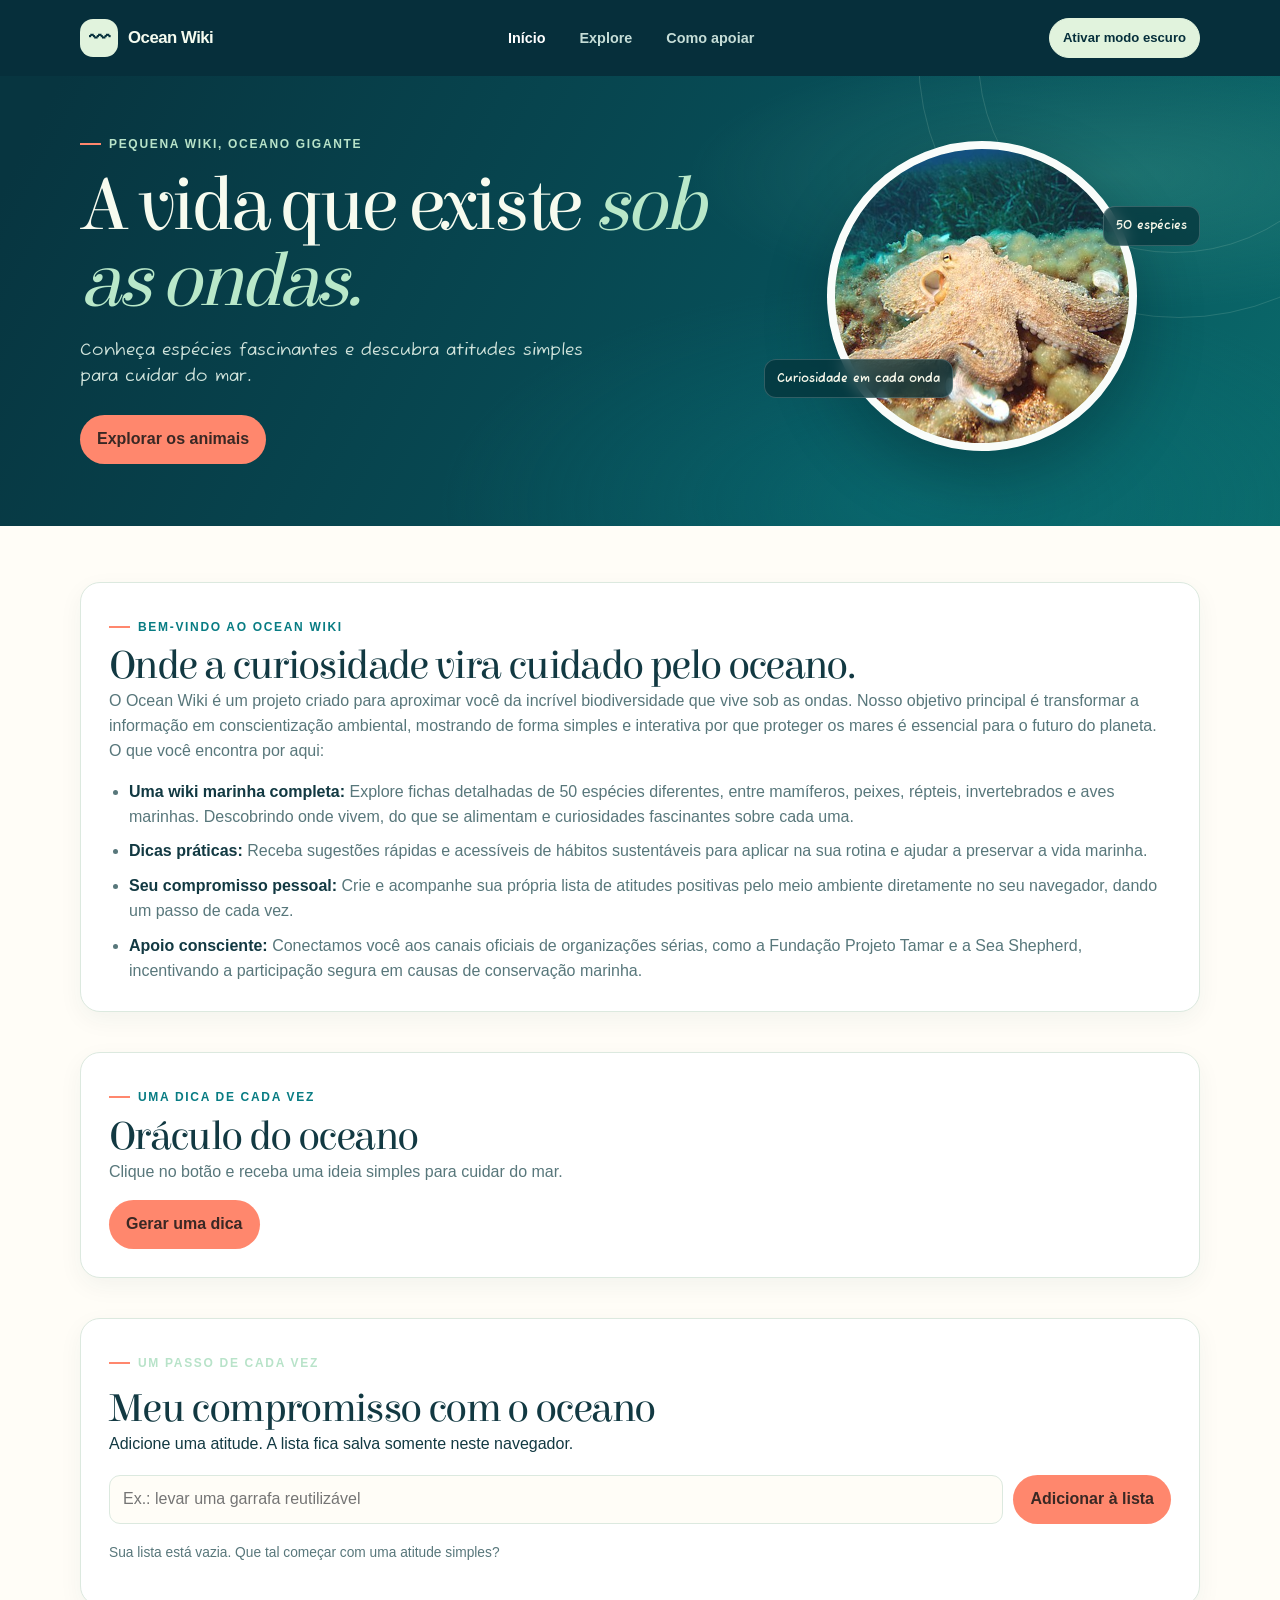
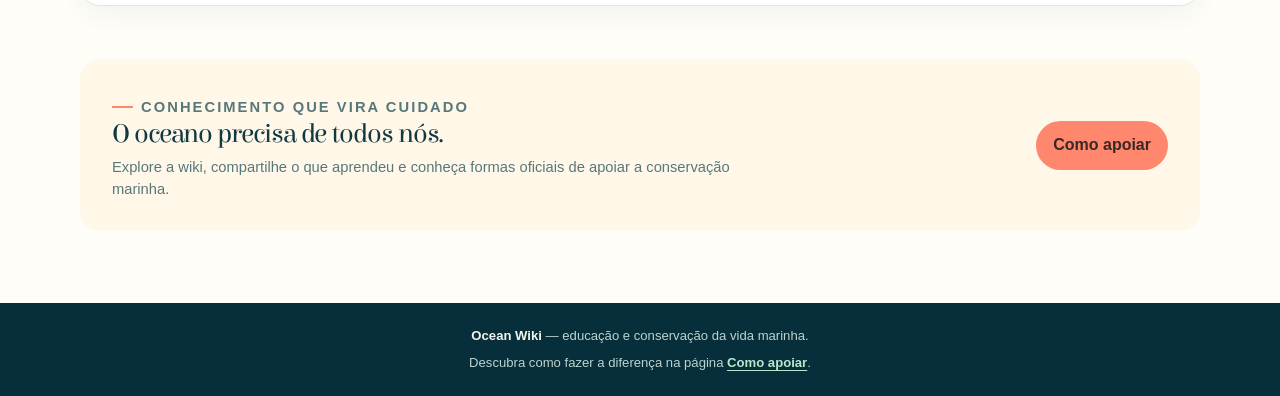
<file: index.html>
<!DOCTYPE html>
<html lang="pt-BR">

<head>
  <meta charset="UTF-8">
  <meta name="viewport" content="width=device-width, initial-scale=1">
  <link rel="preconnect" href="https://fonts.googleapis.com">
  <link rel="preconnect" href="https://fonts.gstatic.com" crossorigin>
  <link href="https://fonts.googleapis.com/css2?family=Elsie:wght@400;900&family=Fuzzy+Bubbles:wght@400;700&display=swap"
    rel="stylesheet">
  <title>Ocean Wiki</title>
  <link rel="stylesheet" href="styles.css">
  <script src="js.js" defer></script>
</head>

<body>
  <!--________________________________________________________________________________________________________________________________________________________________-->
  <!--CABEÇALHO DO SITE-->
  <!--________________________________________________________________________________________________________________________________________________________________-->
  <header class="site-header">
    <nav class="nav-wrap" aria-label="Navegação principal">
      <a class="brand" href="index.html" aria-label="Ocean Wiki, início">
        <span class="brand-mark" aria-hidden="true">〰</span>
        <span>Ocean Wiki</span>
      </a>
      <div class="nav-links">
        <a href="index.html" aria-current="page">Início</a>
        <a href="Descubra.html">Explore</a>
        <a href="Apoia-se.html">Como apoiar</a>
      </div>
      <button class="theme-toggle" id="theme-toggle" type="button" aria-pressed="false">Ativar modo escuro</button>
    </nav>
  </header>

  <!--________________________________________________________________________________________________________________________________________________________________-->
  <!--"CORPO" DO SITE-->
  <!--________________________________________________________________________________________________________________________________________________________________-->
  <main>

  <!--________________________________________________________________________________________________________________________________________________________________-->
  <!--"BANNER-->
    <section class="hero" aria-labelledby="hero-title">
      <div class="hero-inner">
        <div>
          <p class="eyebrow">Pequena wiki, oceano gigante</p>
          <h1 id="hero-title">A vida que existe <em>sob as ondas.</em></h1>
          <p class="hero-copy">Conheça espécies fascinantes e descubra atitudes simples para cuidar do mar.</p>
          <div class="hero-actions">
            <a class="surprise-button hero-link" href="Descubra.html">Explorar os animais</a>
          </div>
        </div>
        <div class="hero-visual">
          <div class="orbit" aria-hidden="true"></div>
          <div class="hero-photo-frame">
            <img class="hero-photo" src="imagens/common-octopus.jpg" alt="Polvo-comum fotografado no fundo do mar">
          </div>
          <span class="floating-note note-one">50 espécies</span>
          <span class="floating-note note-two">Curiosidade em cada onda</span>
        </div>
      </div>
    </section>

    <section class="content" aria-label="Ferramentas para cuidar do oceano">
        <!--________________________________________________________________________________________________________________________________________________________________-->
        <!--SOBRE O SITE-->
      <section class="assistant-panel oracle-panel" id="boas-vindas" aria-labelledby="welcome-title">
        <p class="eyebrow">Bem-vindo ao Ocean Wiki</p>
        <h2 id="welcome-title">Onde a curiosidade vira cuidado pelo oceano.</h2>
        <p>O Ocean Wiki é um projeto criado para aproximar você da incrível biodiversidade que vive
          sob as ondas. Nosso objetivo principal é transformar a informação em conscientização ambiental, mostrando de
          forma simples e interativa por que proteger os mares é essencial para o futuro do planeta. O que você encontra
          por aqui:</p>
        <ul>
          <li><strong>Uma wiki marinha completa:</strong> Explore fichas detalhadas de 50 espécies diferentes, entre
            mamíferos, peixes, répteis, invertebrados e aves marinhas. Descobrindo onde vivem, do que se alimentam e
            curiosidades fascinantes sobre cada uma.</li>
          <li><strong>Dicas práticas:</strong> Receba sugestões rápidas e acessíveis de hábitos
            sustentáveis para aplicar na sua rotina e ajudar a preservar a vida marinha.</li>
          <li><strong>Seu compromisso pessoal:</strong> Crie e acompanhe sua própria lista de atitudes positivas pelo
            meio ambiente diretamente no seu navegador, dando um passo de cada vez.</li>
          <li><strong>Apoio consciente:</strong> Conectamos você aos canais oficiais de organizações sérias, como a
            Fundação Projeto Tamar e a Sea Shepherd, incentivando a participação segura em causas de conservação
            marinha.</li>
        </ul>
      </section>

      <!--________________________________________________________________________________________________________________________________________________________________-->
      <!--ORACULO-->
      <section class="assistant-panel oracle-panel" id="oraculo" aria-labelledby="oracle-title">
        <p class="eyebrow">Uma dica de cada vez</p>
        <h2 id="oracle-title">Oráculo do oceano</h2>
        <p>Clique no botão e receba uma ideia simples para cuidar do mar.</p>
        <button class="surprise-button" id="btn-gerar-ia" type="button">Gerar uma dica</button>
        <div class="assistant-answer" id="resultado-ia-box" role="status" aria-live="polite" hidden>
          <strong>O oráculo sugere</strong>
          <p id="texto-saida-ia"></p>
        </div>
      </section>

      <!--________________________________________________________________________________________________________________________________________________________________-->
      <!--LISTA-->
      <section class="action-panel" id="meu-compromisso" aria-labelledby="action-title">
        <p class="eyebrow">Um passo de cada vez</p>
        <h2 id="action-title">Meu compromisso com o oceano</h2>
        <p>Adicione uma atitude. A lista fica salva somente neste navegador.</p>
        <form class="inline-form" id="task-form">
          <label class="sr-only" for="task-input">Nova atitude de cuidado</label>
          <input id="task-input" name="tarefa" type="text" maxlength="120" required
            placeholder="Ex.: levar uma garrafa reutilizável">
          <button class="surprise-button" type="submit">Adicionar à lista</button>
        </form>
        <p class="form-status" id="task-status" role="status" aria-live="polite"></p>
        <ul class="action-list" id="action-list" aria-label="Meus compromissos com o oceano"></ul>
      </section>

      <!--________________________________________________________________________________________________________________________________________________________________-->
      <!--CHAMAR PARA AGIR-->
      <section class="about" id="sobre" aria-labelledby="about-title">
        <div>
          <p class="eyebrow">Conhecimento que vira cuidado</p>
          <h2 id="about-title">O oceano precisa de todos nós.</h2>
          <p>Explore a wiki, compartilhe o que aprendeu e conheça formas oficiais de apoiar a conservação marinha.</p>
        </div>
        <a class="surprise-button" href="Apoia-se.html">Como apoiar</a>
      </section>
    </section>
  </main>


  <!--________________________________________________________________________________________________________________________________________________________________-->
  <!--RODAPÉ-->
  <!--________________________________________________________________________________________________________________________________________________________________-->
  <footer class="site-footer">
    <p><strong>Ocean Wiki</strong> — educação e conservação da vida marinha.</p>
    <p>Descubra como fazer a diferença na página <a href="Apoia-se.html">Como apoiar</a>.</p>
  </footer>

</body>

</html>
</file>
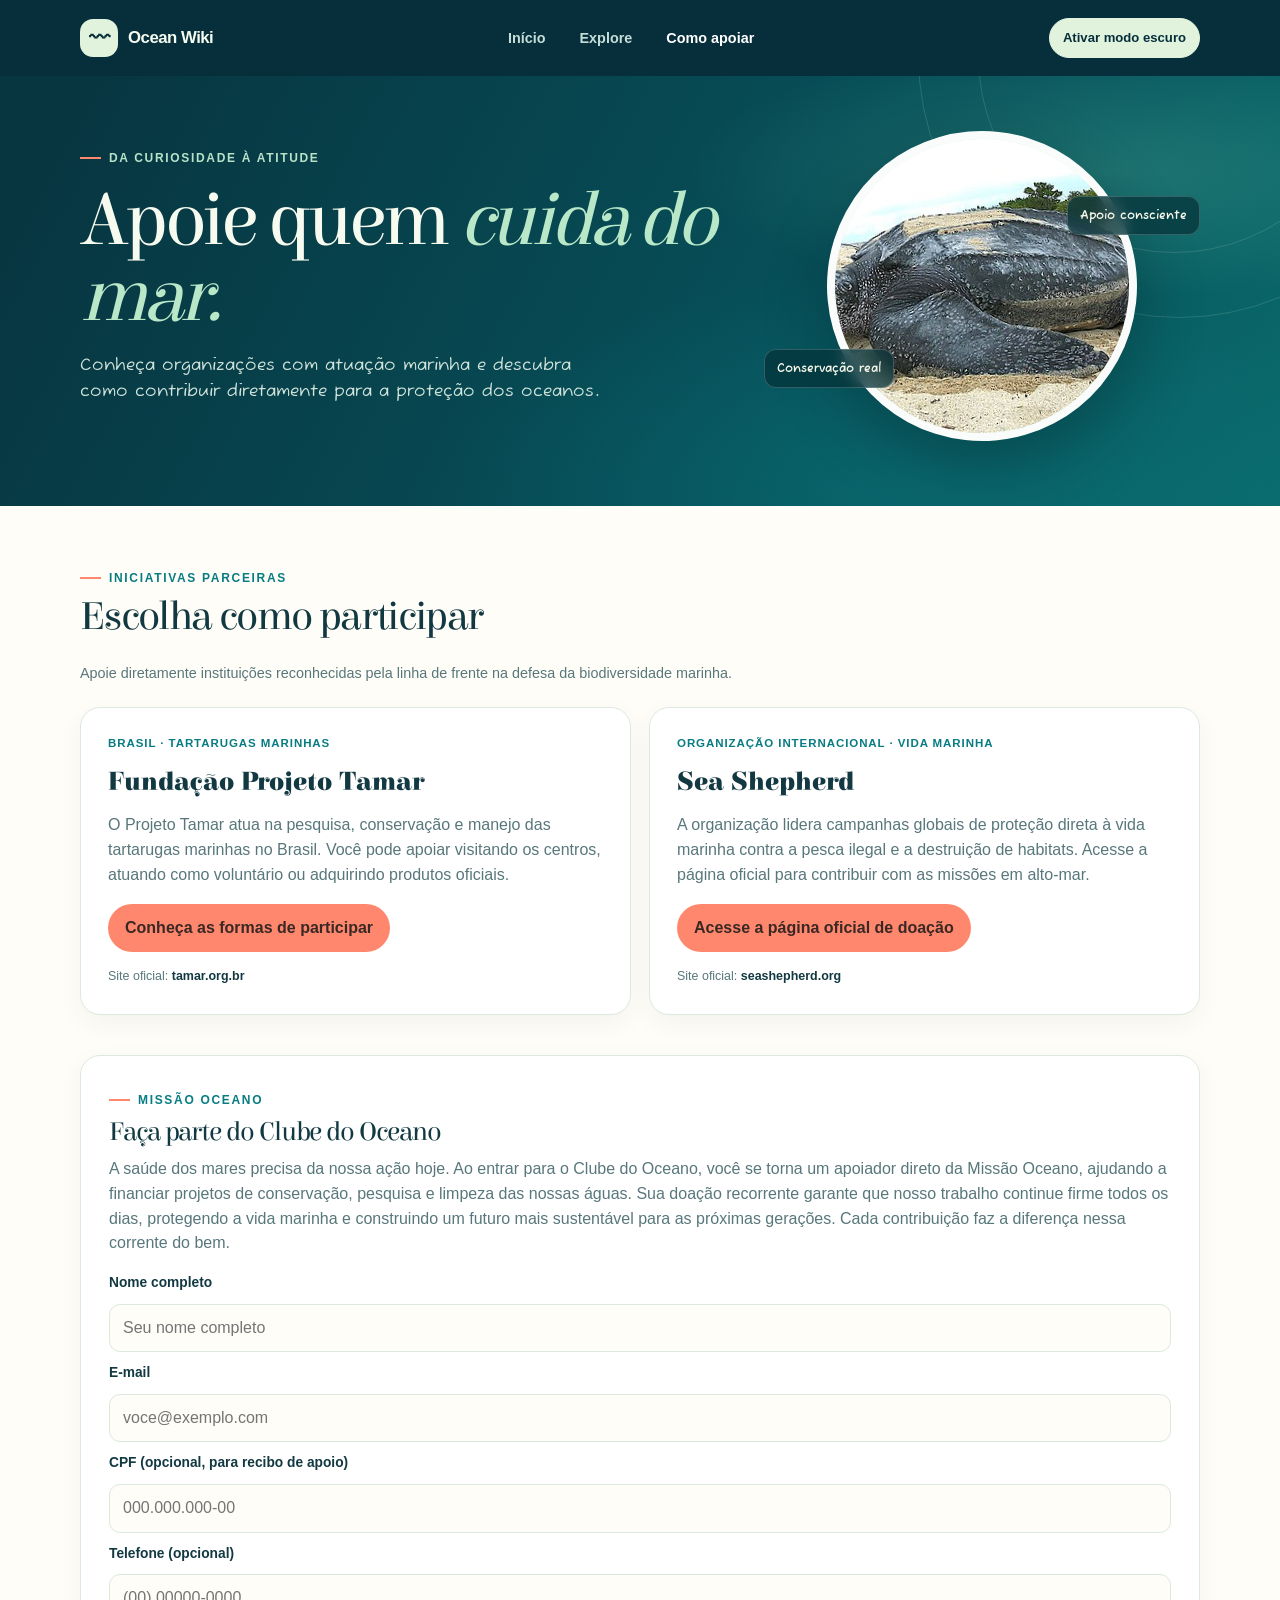
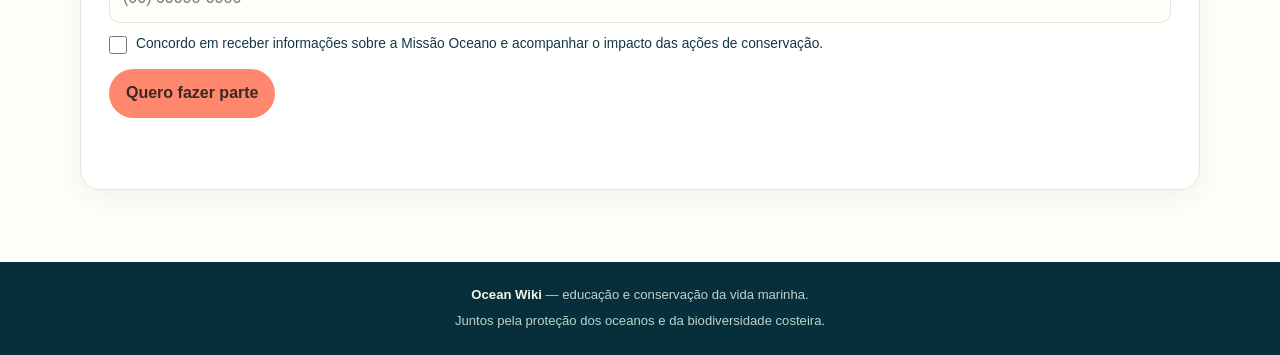
<file: Apoia-se.html>
<!DOCTYPE html>
<html lang="pt-BR">

<head>
  <meta charset="UTF-8">
  <meta name="viewport" content="width=device-width, initial-scale=1">
  <link rel="preconnect" href="https://fonts.googleapis.com">
  <link rel="preconnect" href="https://fonts.gstatic.com" crossorigin>
  <link href="https://fonts.googleapis.com/css2?family=Elsie:wght@400;900&family=Fuzzy+Bubbles:wght@400;700&display=swap"
    rel="stylesheet">
  <title>Como apoiar | Ocean Wiki</title>
  <link rel="stylesheet" href="styles.css">
  <script src="js.js" defer></script>
</head>

<body>
  <!--________________________________________________________________________________________________________________________________________________________________-->
  <!--CABEÇALHO DO SITE-->
  <!--________________________________________________________________________________________________________________________________________________________________-->
  <header class="site-header">
    <nav class="nav-wrap" aria-label="Navegação principal">
      <a class="brand" href="index.html" aria-label="Ocean Wiki, início">
        <span class="brand-mark" aria-hidden="true">〰</span>
        <span>Ocean Wiki</span>
      </a>
      <div class="nav-links">
        <a href="index.html">Início</a>
        <a href="Descubra.html">Explore</a>
        <a href="Apoia-se.html" aria-current="page">Como apoiar</a>
      </div>
      <button class="theme-toggle" id="theme-toggle" type="button" aria-pressed="false">Ativar modo escuro</button>
    </nav>
  </header>

  <!--________________________________________________________________________________________________________________________________________________________________-->
  <!--"CORPO" DO SITE-->
  <!--________________________________________________________________________________________________________________________________________________________________-->
  <main>
      <!--________________________________________________________________________________________________________________________________________________________________-->
      <!--"BANNER-->
    <section class="hero" aria-labelledby="hero-title">
      <div class="hero-inner support-hero">
        <div>
          <p class="eyebrow">Da curiosidade à atitude</p>
          <h1 id="hero-title">Apoie quem <em>cuida do mar.</em></h1>
          <p class="hero-copy">Conheça organizações com atuação marinha e descubra como contribuir diretamente para a proteção dos oceanos.</p>
        </div>
        <div class="hero-visual" aria-hidden="true">
          <div class="orbit"></div>
          <div class="hero-photo-frame">
            <img class="hero-photo" src="imagens/leatherback-sea-turtle.jpg" alt="">
          </div>
          <span class="floating-note note-one">Apoio consciente</span>
          <span class="floating-note note-two">Conservação real</span>
        </div>
      </div>
    </section>

    <section class="content" aria-labelledby="support-title">
      <!--________________________________________________________________________________________________________________________________________________________________-->
      <!--CABEÇALHO DA SESSÃO-->
      <div class="section-heading">
        <div>
          <p class="eyebrow">Iniciativas parceiras</p>
          <h2 id="support-title">Escolha como participar</h2>
        </div>
      </div>
      <p class="support-intro">Apoie diretamente instituições reconhecidas pela linha de frente na defesa da biodiversidade marinha.</p>

      <!--________________________________________________________________________________________________________________________________________________________________-->
      <!--LINKS DE DOAÇÃO-->
      <div class="support-grid">
        <article class="support-card">
          <p class="support-tag">Brasil · tartarugas marinhas</p>
          <h3>Fundação Projeto Tamar</h3>
          <p>O Projeto Tamar atua na pesquisa, conservação e manejo das tartarugas marinhas no Brasil. Você pode apoiar visitando os centros, atuando como voluntário ou adquirindo produtos oficiais.</p>
          <a class="surprise-button" href="https://tamar.org.br" target="_blank"
            rel="noopener noreferrer">Conheça as formas de participar</a>
          <p class="support-source">Site oficial: <span>tamar.org.br</span></p>
        </article>

        <article class="support-card">
          <p class="support-tag">Organização internacional · vida marinha</p>
          <h3>Sea Shepherd</h3>
          <p>A organização lidera campanhas globais de proteção direta à vida marinha contra a pesca ilegal e a destruição de habitats. Acesse a página oficial para contribuir com as missões em alto-mar.</p>
          <a class="surprise-button" href="https://seashepherd.org" target="_blank"
            rel="noopener noreferrer">Acesse a página oficial de doação</a>
          <p class="support-source">Site oficial: <span>seashepherd.org</span></p>
        </article>
      </div>

      <!--________________________________________________________________________________________________________________________________________________________________-->
      <!--CADASTRO DO CLUBE-->
      <section class="community-card mission-card" id="missao" aria-labelledby="mission-title">
        <p class="eyebrow">Missão oceano</p>
        <h2 id="mission-title">Faça parte do Clube do Oceano</h2>
        <p id="mission-disclaimer">A saúde dos mares precisa da nossa ação hoje. Ao entrar para o Clube do Oceano, você se torna um apoiador direto da Missão Oceano, ajudando a financiar projetos de conservação, pesquisa e limpeza das nossas águas. Sua doação recorrente garante que nosso trabalho continue firme todos os dias, protegendo a vida marinha e construindo um futuro mais sustentável para as próximas gerações. Cada contribuição faz a diferença nessa corrente do bem.</p>
        <form class="stacked-form mission-form" id="mission-form" action="#" autocomplete="on"
          aria-describedby="mission-disclaimer">
          <label for="mission-name">Nome completo</label>
          <input id="mission-name" name="nome" type="text" maxlength="100" required placeholder="Seu nome completo">

          <label for="mission-email">E-mail</label>
          <input id="mission-email" name="email" type="email" maxlength="150" required placeholder="voce@exemplo.com">

          <label for="mission-cpf">CPF <span>(opcional, para recibo de apoio)</span></label>
          <input id="mission-cpf" name="cpf" type="text" inputmode="numeric" maxlength="14"
            placeholder="000.000.000-00">

          <label for="mission-phone">Telefone <span>(opcional)</span></label>
          <input id="mission-phone" name="telefone" type="tel" maxlength="20" placeholder="(00) 00000-0000">

          <label class="mission-consent" for="mission-demo-consent">
            <input id="mission-demo-consent" name="consentimento" type="checkbox" required>
            <span>Concordo em receber informações sobre a Missão Oceano e acompanhar o impacto das ações de conservação.</span>
          </label>

          <button class="surprise-button" type="submit">Quero fazer parte</button>
          <p class="form-status" id="mission-status" role="status" aria-live="polite"></p>
        </form>
      </section>

    </section>
  </main>

  <!--________________________________________________________________________________________________________________________________________________________________-->
  <!--RODAPÉ-->
  <!--________________________________________________________________________________________________________________________________________________________________-->
  <footer class="site-footer">
    <p><strong>Ocean Wiki</strong> — educação e conservação da vida marinha.</p>
    <p>Juntos pela proteção dos oceanos e da biodiversidade costeira.</p>
  </footer>
</body>

</html>
</file>
<file: styles.css>
:root {
  color-scheme: light;
  --ink: #123942;
  --muted: #58777b;
  --deep: #062f3b;
  --sea: #087c83;
  --foam: #e8f4ec;
  --coral: #ff876d;
  --sand: #fff8e9;
  --paper: #fffdf7;
  --line: #dce9df;
  --shadow: 0 18px 48px rgb(11 61 66 / 10%);
  --font-heading: "Elsie", Georgia, "Times New Roman", serif;
  --font-short: "Fuzzy Bubbles", "Trebuchet MS", "Segoe UI", sans-serif;
}

* {
  box-sizing: border-box;
}

html {
  scroll-behavior: smooth;
}

body {
  margin: 0;
  background: var(--paper);
  color: var(--ink);
  font-family: "Trebuchet MS", "Segoe UI", sans-serif;
  line-height: 1.55;
}

button,
input {
  font: inherit;
}

button {
  color: inherit;
}

a {
  color: inherit;
  text-decoration: none;
}

.site-header {
  position: sticky;
  top: 0;
  z-index: 20;
  background: var(--deep);
  color: #f4fbef;
}

.nav-wrap {
  width: min(1120px, calc(100% - 40px));
  min-height: 76px;
  margin: auto;
  display: flex;
  align-items: center;
  justify-content: space-between;
  gap: 24px;
}

/* Logotipo com ícone de onda + texto */
.brand {
  display: inline-flex;
  align-items: center;
  gap: 10px;
  font-size: 1.05rem;
  font-weight: 800;
  letter-spacing: -.03em;
}

.brand-mark {
  display: grid;
  width: 38px;
  height: 38px;
  place-items: center;
  border-radius: 13px;
  background: #e1f3dd;
  color: var(--deep);
  font-size: 1.3rem;
}

/* Links de navegação (Início, Explore, Como apoiar) */
.nav-links {
  display: flex;
  align-items: center;
  gap: clamp(16px, 3vw, 34px);
  color: #c5ddd7;
  font-size: .9rem;
  font-weight: 700;
}

.nav-links a:hover,
.nav-links a:focus-visible {
  color: white;
}

/* Destaca o link da página atual */
.nav-links a[aria-current="page"] {
  color: white;
}

/* Estilo opcional para botão de chamada no menu */
.nav-cta {
  padding: 10px 15px;
  border: 1px solid rgb(255 255 255 / 27%);
  border-radius: 999px;
  color: white !important;
}

.hero {
  position: relative;
  overflow: hidden;
  background:
    radial-gradient(ellipse at 87% 22%, rgb(91 183 158 / 26%), transparent 27%),
    radial-gradient(ellipse at 72% 95%, rgb(11 125 130 / 40%), transparent 37%),
    linear-gradient(118deg, #073540 4%, #07515a 64%, #0a6a6b);
  color: #f7fbef;
}

/* Círculos decorativos translúcidos no canto superior direito do banner */
.hero::before,
.hero::after {
  position: absolute;
  content: "";
  border: 1px solid rgb(226 249 221 / 14%);
  border-radius: 50%;
  pointer-events: none;
}

.hero::before {
  width: 520px;
  height: 520px;
  right: -160px;
  top: -280px;
}

.hero::after {
  width: 390px;
  height: 390px;
  right: -90px;
  top: -215px;
}

/* Grid interno que divide texto à esquerda e imagem à direita */
.hero-inner,
.support-hero {
  position: relative;
  width: min(1120px, calc(100% - 40px));
  min-height: 430px;
  margin: auto;
  display: grid;
  grid-template-columns: minmax(0, 1.2fr) minmax(260px, .8fr);
  align-items: center;
  gap: 30px;
  padding: 52px 0 62px;
}

/* Pequeno rótulo acima dos títulos (ex: "Pequena wiki, oceano gigante") */
.eyebrow {
  display: inline-flex;
  align-items: center;
  gap: 8px;
  margin: 0 0 15px;
  color: #b8e3c9;
  font-size: .75rem;
  font-weight: 800;
  letter-spacing: .14em;
  text-transform: uppercase;
}

.eyebrow::before {
  width: 21px;
  height: 2px;
  background: var(--coral);
  content: "";
}

/* Tipografia dos títulos e parágrafos */
h1,
h2,
h3,
p {
  margin-top: 0;
}

h1 {
  max-width: 650px;
  margin-bottom: 18px;
  font-family: var(--font-heading);
  font-size: clamp(2.7rem, 6vw, 5.1rem);
  font-weight: 500;
  letter-spacing: -.055em;
  line-height: .99;
}

h1 em {
  color: #b9e8c9;
  font-weight: 500;
}

.hero-copy {
  max-width: 530px;
  margin-bottom: 25px;
  color: #d1e4dc;
  font-family: var(--font-short);
  font-size: 1.05rem;
}

.search-box {
  display: flex;
  align-items: center;
  gap: 10px;
  width: min(490px, 100%);
  padding: 7px 8px 7px 16px;
  border: 1px solid rgb(255 255 255 / 20%);
  border-radius: 15px;
  background: #fffdf7;
  box-shadow: 0 14px 30px rgb(0 22 28 / 18%);
}

.search-icon {
  color: var(--sea);
  font-size: 1.15rem;
}

.search-box input {
  width: 100%;
  min-width: 0;
  padding: 9px 0;
  border: 0;
  outline: 0;
  background: transparent;
  color: var(--ink);
}

.search-box input::placeholder {
  color: #799094;
}

.search-box:focus-within {
  outline: 3px solid rgb(185 232 201 / 60%);
  outline-offset: 3px;
}

/* Área direita do Hero contendo órbitas, foto circular e etiquetas flutuantes */
.hero-visual {
  position: relative;
  display: grid;
  min-height: 300px;
  place-items: center;
}

.orbit {
  position: absolute;
  width: min(290px, 78vw);
  aspect-ratio: 1;
  border: 1px solid rgb(213 243 224 / 25%);
  border-radius: 50%;
}

.orbit::before,
.orbit::after {
  position: absolute;
  border: 1px solid rgb(213 243 224 / 18%);
  border-radius: 50%;
  content: "";
}

.orbit::before {
  inset: 20px;
}

.orbit::after {
  inset: 42px;
}

/* Moldura circular da fotografia em destaque no Hero */
.hero-photo-frame {
  position: relative;
  z-index: 1;
  width: min(310px, 76vw);
  aspect-ratio: 1;
  overflow: hidden;
  border: 8px solid rgb(255 255 255 / 84%);
  border-radius: 50%;
  background: #dcefe1;
  box-shadow: 0 26px 65px rgb(0 24 31 / 33%);
  transform: rotate(-5deg);
}

.hero-photo {
  width: 100%;
  height: 100%;
  object-fit: cover;
}

/* Versão antiga (legado) com emoji antes das fotografias */
.hero-creature {
  position: relative;
  z-index: 1;
  display: grid;
  width: 205px;
  height: 205px;
  place-items: center;
  border: 1px solid rgb(255 255 255 / 35%);
  border-radius: 48% 52% 55% 45%;
  background: linear-gradient(145deg, #f8dca8, #f5a777 68%, #ed8a70);
  box-shadow: 0 26px 65px rgb(0 24 31 / 33%), inset -14px -15px 25px rgb(190 92 77 / 20%);
  font-size: 7.6rem;
  transform: rotate(-8deg);
}

/* Badges translúcidos flutuando sobre a foto do Hero */
.floating-note {
  position: absolute;
  z-index: 2;
  padding: 9px 12px;
  border: 1px solid rgb(255 255 255 / 18%);
  border-radius: 12px;
  background: rgb(5 50 58 / 72%);
  color: #f6f7e9;
  font-family: var(--font-short);
  font-size: .78rem;
  font-weight: 700;
  backdrop-filter: blur(8px);
}

.note-one {
  top: 21%;
  right: 0;
}

.note-two {
  bottom: 17%;
  left: 0;
}

.content {
  width: min(1120px, calc(100% - 40px));
  margin: auto;
  padding: 56px 0 72px;
}

.section-heading {
  display: flex;
  align-items: end;
  justify-content: space-between;
  gap: 24px;
  margin-bottom: 22px;
}

.section-heading .eyebrow {
  margin-bottom: 8px;
  color: var(--sea);
}

h2 {
  margin-bottom: 0;
  font-family: var(--font-heading);
  font-size: clamp(1.8rem, 4vw, 2.55rem);
  font-weight: 500;
  letter-spacing: -.04em;
  line-height: 1.1;
}

.result-count {
  margin: 0 0 4px;
  color: var(--muted);
  font-size: .9rem;
}

.filters {
  display: flex;
  gap: 9px;
  overflow-x: auto;
  padding: 3px 1px 14px;
  scrollbar-width: thin;
}

.filter-button {
  flex: 0 0 auto;
  padding: 9px 15px;
  border: 1px solid var(--line);
  border-radius: 999px;
  background: #fff;
  color: var(--muted);
  cursor: pointer;
  font-size: .86rem;
  font-weight: 700;
  transition: background .18s ease, color .18s ease, border-color .18s ease, transform .18s ease;
}

.filter-button:hover {
  transform: translateY(-1px);
  border-color: #9dc9b3;
}

.filter-button[aria-pressed="true"] {
  border-color: var(--deep);
  background: var(--deep);
  color: white;
}

/* Grade responsiva de 4 colunas para os cards dos animais */
.animal-grid {
  display: grid;
  grid-template-columns: repeat(4, minmax(0, 1fr));
  gap: 17px;
  margin-top: 8px;
}

/* Card individual de cada espécie */
.animal-card {
  display: block;
  overflow: hidden;
  padding: 0;
  border: 1px solid var(--line);
  border-radius: 18px;
  background: white;
  box-shadow: 0 5px 16px rgb(11 61 66 / 3%);
  cursor: pointer;
  text-align: left;

  transition: transform .2s ease, box-shadow .2s ease, border-color .2s ease;
}

.animal-card:hover,
.animal-card:focus-visible {
  transform: translateY(-4px);
  border-color: #b5d5c1;
  box-shadow: var(--shadow);
}

/* Área superior do card que exibe a fotografia do animal */
.card-art {
  position: relative;
  display: grid;
  height: 155px;
  overflow: hidden;
  place-items: center;
  background: var(--art-bg, #dcefe1);
}

.card-art::before,
.card-art::after {
  position: absolute;
  border: 1px solid rgb(255 255 255 / 48%);
  border-radius: 50%;
  content: "";
}

.card-art::before {
  width: 150px;
  height: 150px;
  right: -38px;
  top: -76px;
}

.card-art::after {
  width: 105px;
  height: 105px;
  left: -44px;
  bottom: -62px;
}

.animal-photo {
  width: 100%;
  height: 100%;
  object-fit: cover;
  transition: transform .25s ease;
}

.animal-card:hover .animal-photo,
.animal-card:focus-visible .animal-photo {
  transform: scale(1.05);
}

/* Versão antiga com emoji nos cards */
.animal-emoji {
  position: relative;
  z-index: 1;
  font-size: 5.1rem;
  filter: drop-shadow(0 9px 4px rgb(11 61 66 / 11%));
  transition: transform .2s ease;
}

.animal-card:hover .animal-emoji,
.animal-card:focus-visible .animal-emoji {
  transform: scale(1.08) rotate(-4deg);
}

/* Corpo textual do card */
.card-content {
  display: block;
  padding: 15px 16px 17px;
}

.card-meta {
  display: flex;
  align-items: center;
  justify-content: space-between;
  gap: 8px;
}

.category-label {
  color: var(--sea);
  font-size: .68rem;
  font-weight: 800;
  letter-spacing: .08em;
  text-transform: uppercase;
}

.fact-dot {
  color: #e28b68;
  font-size: .8rem;
}

/* Título e descrição resumida (limitada a 2 linhas com reticências) */
.animal-card h3,
.animal-card-title {
  display: block;
  margin: 5px 0 6px;
  font-family: var(--font-heading);
  font-size: 1.24rem;
  font-weight: 600;
  letter-spacing: -.025em;
}

.animal-card p,
.animal-card-description {
  display: -webkit-box;
  overflow: hidden;
  margin-bottom: 0;
  color: var(--muted);
  font-size: .85rem;
  line-height: 1.48;
  -webkit-box-orient: vertical;
  -webkit-line-clamp: 2;
  line-clamp: 2;
}

.animal-card-description {
  font-family: var(--font-short);
}

/* Mensagem exibida quando a busca/filtro não encontra nenhum animal */
.empty-state {
  grid-column: 1 / -1;
  padding: 44px 20px;
  border: 1px dashed #b6d2c2;
  border-radius: 18px;
  color: var(--muted);
  text-align: center;
}

.empty-state strong {
  display: block;
  margin-bottom: 4px;
  color: var(--ink);
}

.about {
  display: flex;
  align-items: center;
  justify-content: space-between;
  gap: 22px;
  margin-top: 53px;
  padding: 30px 32px;
  border-radius: 20px;
  background: var(--sand);
}

.about p {
  max-width: 650px;
  margin: 7px 0 0;
  color: var(--muted);
  font-size: .92rem;
}

.about h2 {
  font-size: 1.7rem;
}







/* Botão principal em tom coral usado em todo o site */
.surprise-button {
  flex: 0 0 auto;
  padding: 12px 17px;
  border: 0;
  border-radius: 999px;
  background: var(--coral);
  color: #3a2824;
  cursor: pointer;
  font-weight: 800;
  transition: transform .18s ease, background .18s ease;
}

.surprise-button:hover {
  transform: translateY(-2px);
  background: #ff9a7f;
}

.surprise-button:disabled {
  cursor: wait;
  opacity: .65;
  transform: none;
}

.hero-link {
  display: inline-flex;
  align-items: center;
  justify-content: center;
}

.hero-actions {
  display: flex;
  flex-wrap: wrap;
  align-items: center;
  gap: 10px;
}

.hero-secondary {
  display: inline-flex;
  align-items: center;
  min-height: 44px;
}

.secondary-button {
  padding: 11px 16px;
  border: 1px solid var(--line);
  border-radius: 999px;
  background: var(--paper);
  color: var(--deep);
  cursor: pointer;
  font-weight: 800;
}

.secondary-button:hover {
  border-color: var(--sea);
  color: var(--sea);
}

dialog {
  width: min(520px, calc(100% - 28px));
  max-height: min(86vh, 760px);
  padding: 0;
  overflow: auto;
  border: 1px solid var(--line);
  border-radius: 22px;
  background: var(--paper);
  color: var(--ink);
  box-shadow: 0 28px 90px rgb(0 24 31 / 35%);
}

/* Fundo escurecido e desfocado atrás do modal */
dialog::backdrop {
  background: rgb(2 31 37 / 67%);
  backdrop-filter: blur(4px);
}

.dialog-art {
  display: grid;
  height: 190px;
  place-items: center;
  background: var(--art-bg, #dcefe1);
}

.dialog-art img {
  width: 100%;
  height: 190px;
  object-fit: cover;
}

.dialog-art span {
  font-size: 6.8rem;
  filter: drop-shadow(0 9px 4px rgb(11 61 66 / 12%));
}

.dialog-content {
  padding: 24px 27px 28px;
}

.dialog-topline {
  display: flex;
  align-items: center;
  justify-content: space-between;
  gap: 12px;
}

.dialog-close {
  width: 36px;
  height: 36px;
  border: 1px solid var(--line);
  border-radius: 50%;
  background: white;
  cursor: pointer;
  font-size: 1.2rem;
}

.dialog-content h2 {
  margin: 8px 0 9px;
  font-size: 2rem;
}

.scientific-name {
  margin: 0 0 12px;
  color: var(--muted);
  font-family: Georgia, "Times New Roman", serif;
  font-style: italic;
}

.dialog-content p {
  margin-bottom: 16px;
  color: var(--muted);
}

/* Caixas de Habitat e Alimentação dentro da ficha */
.detail-list {
  display: grid;
  grid-template-columns: 1fr 1fr;
  gap: 10px;
}

.detail-item {
  padding: 12px;
  border-radius: 12px;
  background: var(--foam);
}

.detail-item span {
  display: block;
  margin-bottom: 3px;
  color: var(--muted);
  font-size: .7rem;
  font-weight: 800;
  letter-spacing: .06em;
  text-transform: uppercase;
}

.detail-item strong {
  font-size: .86rem;
}

/* Rodapé de créditos da fotografia dentro do modal */
.image-credit {
  margin: 18px 0 0;
  padding-top: 14px;
  border-top: 1px solid var(--line);
  color: var(--muted);
  font-size: .8rem;
}

.image-credit a,
.site-footer a {
  color: var(--sea);
  font-weight: 700;
  text-decoration: underline;
  text-underline-offset: 3px;
}

.assistant-panel,
.action-panel,
.community-card,
.support-card {
  padding: 28px;
  border: 1px solid var(--line);
  border-radius: 20px;
  background: white;
  box-shadow: 0 8px 24px rgb(11 61 66 / 5%);
}

.assistant-panel,
.action-panel,
.community-section,
.mission-card {
  margin-top: 40px;
}

/* Remove margem superior apenas do primeiro painel logo abaixo do Hero */
.oracle-panel {
  margin-top: 0;
}

/* Garante espaçamento correto quando há dois painéis seguidos no index.html */
.oracle-panel+.oracle-panel {
  margin-top: 40px;
}

.assistant-panel>p,
.action-panel>div>p,
.community-card>p {
  color: var(--muted);
}

/* Estilização da lista de recursos na seção de boas-vindas do index.html */
.assistant-panel ul {
  margin: 14px 0 0;
  padding-left: 20px;
  color: var(--muted);
}

.assistant-panel li {
  margin-bottom: 10px;
}

.assistant-panel li:last-child {
  margin-bottom: 0;
}

.assistant-panel li strong {
  color: var(--ink);
}

.assistant-panel .section-heading,
.community-section .section-heading {
  margin-bottom: 16px;
}

.mission-card h2 {
  margin-bottom: 10px;
  font-size: 1.7rem;
}

.mission-card>.eyebrow,
.oracle-panel>.eyebrow {
  margin-bottom: 8px;
  color: var(--sea);
}

/* Formulários empilhados (Clube do Oceano) */
.stacked-form {
  display: grid;
  gap: 10px;
}

.stacked-form label,
.form-label {
  color: var(--ink);
  font-size: .86rem;
  font-weight: 800;
}

.stacked-form input,
.stacked-form textarea,
.stacked-form select,
.inline-form input {
  width: 100%;
  min-width: 0;
  padding: 11px 13px;
  border: 1px solid var(--line);
  border-radius: 11px;
  background: var(--paper);
  color: var(--ink);
}

.stacked-form textarea {
  resize: vertical;
}

.stacked-form input:focus,
.stacked-form textarea:focus,
.stacked-form select:focus,
.inline-form input:focus {
  outline: 3px solid rgb(8 124 131 / 18%);
  border-color: var(--sea);
}

.stacked-form .surprise-button {
  justify-self: start;
  margin-top: 5px;
}

/* Checkbox de consentimento no formulário */
.mission-consent {
  display: flex;
  align-items: flex-start;
  gap: 9px;
}

.mission-consent input {
  flex: 0 0 18px;
  width: 18px;
  height: 18px;
  margin: 3px 0 0;
  padding: 0;
}

.mission-consent span {
  font-weight: 400;
}

.form-hint,
.form-status {
  min-height: 1.4em;
  color: var(--muted);
  font-size: .86rem;
}

/* Caixa de resposta do Oráculo do Oceano */
.assistant-answer {
  margin-top: 18px;
  padding: 18px;
  border-left: 4px solid var(--sea);
  border-radius: 10px;
  background: var(--foam);
}

.assistant-answer[hidden] {
  display: none;
}

.assistant-answer strong {
  display: block;
  margin-bottom: 6px;
  color: var(--deep);
}

/* Formulário em linha e lista de compromissos pessoais */
.inline-form {
  display: flex;
  gap: 10px;
  margin: 18px 0;
}

.action-panel>div>p {
  margin: 8px 0 0;
}

.action-list {
  display: grid;
  gap: 9px;
  margin: 0;
  padding: 0;
  list-style: none;
}

.action-item {
  display: flex;
  align-items: center;
  gap: 10px;
  padding: 10px 12px;
  border-radius: 10px;
  background: var(--foam);
}

.action-item input {
  width: 18px;
  height: 18px;
  accent-color: var(--sea);
}

.action-item.is-done span {
  color: var(--muted);
  text-decoration: line-through;
}

.action-item span {
  flex: 1;
}

.action-remove {
  flex: 0 0 auto;
  padding: 5px 9px;
  border: 1px solid var(--line);
  border-radius: 8px;
  background: transparent;
  color: var(--muted);
  cursor: pointer;
  font-size: .78rem;
}

.image-note,
.support-intro {
  margin: 17px 0 0;
  color: var(--muted);
  font-size: .9rem;
}

.support-grid,
.community-grid,
.next-steps-links {
  display: grid;
  grid-template-columns: repeat(2, minmax(0, 1fr));
  gap: 18px;
  margin-top: 22px;
}

.support-card {
  display: flex;
  align-items: flex-start;
  flex-direction: column;
  padding: 27px;
}

.support-card h3,
.community-card h3 {
  margin: 2px 0 10px;
  font-family: var(--font-heading);
  font-size: 1.65rem;
}

.support-card>p:not(.support-tag):not(.support-source) {
  flex: 1;
  color: var(--muted);
}

.support-tag {
  margin: 0 0 8px;
  color: var(--sea);
  font-size: .72rem;
  font-weight: 800;
  letter-spacing: .08em;
  text-transform: uppercase;
}

.support-card .surprise-button {
  display: inline-flex;
  text-align: center;
}

.support-source {
  margin: 15px 0 0;
  color: var(--muted);
  font-size: .78rem;
}

.support-source span {
  color: var(--ink);
  font-weight: 800;
}

/* Estilos auxiliares e legados (alertas, toasts, notas) */
.support-disclaimer {
  margin-top: 26px;
  padding: 23px 26px;
  border-left: 4px solid var(--sea);
  border-radius: 12px;
  background: var(--foam);
}

.support-disclaimer h2 {
  margin-bottom: 8px;
  font-size: 1.35rem;
}

.support-disclaimer p {
  margin: 0;
  color: var(--muted);
}

.cat-note {
  display: flex;
  align-items: center;
  gap: 24px;
  margin-top: 28px;
  padding: 22px 26px;
  border: 1px solid var(--line);
  border-radius: 20px;
  background: white;
  box-shadow: 0 8px 24px rgb(11 61 66 / 5%);
}

.cat-note img {
  flex: 0 0 auto;
  width: 142px;
  height: 142px;
  border-radius: 50%;
  object-fit: cover;
}

.cat-note h2 {
  font-size: 1.55rem;
}

.cat-note p:last-child {
  max-width: 620px;
  margin: 8px 0 0;
  color: var(--muted);
}

.cat-note .eyebrow {
  margin-bottom: 7px;
  color: var(--sea);
}

.next-steps {
  margin-top: 48px;
}

.next-steps .eyebrow {
  margin-bottom: 8px;
  color: var(--sea);
}

.next-steps-links a {
  display: flex;
  align-items: center;
  justify-content: space-between;
  gap: 12px;
  padding: 17px 19px;
  border: 1px solid var(--line);
  border-radius: 14px;
  background: white;
  color: var(--deep);
  font-weight: 800;
}

.next-steps-links a:hover,
.next-steps-links a:focus-visible {
  border-color: var(--sea);
  color: var(--sea);
}

/* Notificações flutuantes (Toasts gerados via JS) */
.toast-region {
  position: fixed;
  z-index: 10;
  right: 20px;
  bottom: 20px;
  display: grid;
  gap: 10px;
}

.toast {
  max-width: min(390px, calc(100vw - 40px));
  padding: 14px 18px;
  border-radius: 12px;
  background: var(--deep);
  color: white;
  box-shadow: var(--shadow);
  animation: toast-in .2s ease-out;
}

.toast.is-error {
  background: #8c322d;
}

@keyframes toast-in {
  from {
    opacity: 0;
    transform: translateY(8px);
  }

  to {
    opacity: 1;
    transform: translateY(0);
  }
}

.ocean-alert {
  position: relative;
  z-index: 3;
  display: flex;
  align-items: center;
  justify-content: center;
  gap: 18px;
  padding: 12px max(20px, calc((100% - 1120px) / 2));
  background: var(--sand);
  color: var(--ink);
  box-shadow: 0 5px 16px rgb(0 24 31 / 12%);
}

.ocean-alert p {
  flex: 1;
  margin: 0;
  font-size: .88rem;
}

.ocean-alert p strong {
  color: var(--deep);
}

.alert-close {
  flex: 0 0 auto;
  width: 34px;
  height: 34px;
  border: 1px solid var(--line);
  border-radius: 50%;
  background: white;
  color: var(--ink);
  cursor: pointer;
  font-size: 1.2rem;
  line-height: 1;
}








/* ==========================================================================
RODAPÉ 
========================================================================== */
footer,
.site-footer {
  padding: 23px 20px;
  background: var(--deep);
  color: #bdd3ce;
  font-size: .82rem;
  text-align: center;
}

.site-footer p {
  margin: 0;
}

.site-footer p+p {
  margin-top: 6px;
}

footer strong,
.site-footer strong {
  color: #f3f6e8;
}

.site-footer a {
  color: #b9e8c9;
}

/* Classe utilitária para esconder textos visualmente mantendo leitura para cegos */
.sr-only {
  position: absolute;
  width: 1px;
  height: 1px;
  padding: 0;
  overflow: hidden;
  clip: rect(0, 0, 0, 0);
  white-space: nowrap;
  clip-path: inset(50%);
}

/* Anel de destaque visível ao navegar usando a tecla TAB */
.animal-card:focus-visible,
.filter-button:focus-visible,
.surprise-button:focus-visible,
.dialog-close:focus-visible,
.theme-toggle:focus-visible,
.action-remove:focus-visible,
.nav-links a:focus-visible,
.site-footer a:focus-visible,
.support-card a:focus-visible,
.next-steps-links a:focus-visible,
.image-credit a:focus-visible,
.secondary-button:focus-visible,
.alert-close:focus-visible {
  outline: 3px solid #e48d70;
  outline-offset: 3px;
}

.action-item input:focus-visible {
  outline: 3px solid #e48d70;
  outline-offset: 2px;
}







/* ==========================================================================
DARK MODE
========================================================================== */
.theme-toggle {
  padding: 9px 13px;
  border: 1px solid #e1f3dd;
  border-radius: 999px;
  background: #e1f3dd;
  color: var(--deep);
  cursor: pointer;
  font-size: .82rem;
  font-weight: 700;
}

body.dark-theme {
  color-scheme: dark;
  --ink: #e4f0ec;
  --muted: #abc2bd;
  --deep: #061f27;
  --sea: #73cfca;
  --foam: #15363a;
  --sand: #17343a;
  --paper: #102a31;
  --line: #34545a;
  --shadow: 0 18px 48px rgb(0 0 0 / 28%);
}

body.dark-theme .animal-card,
body.dark-theme .filter-button,
body.dark-theme .assistant-panel,
body.dark-theme .action-panel,
body.dark-theme .community-card,
body.dark-theme .dialog-close,
body.dark-theme .cat-note,
body.dark-theme .next-steps-links a,
body.dark-theme .support-card {
  background: #17343a;
  color: var(--ink);
}

body.dark-theme .filter-button[aria-pressed="true"] {
  background: #0a6a6b;
  color: white;
}

body.dark-theme .assistant-answer,
body.dark-theme .action-item,
body.dark-theme .detail-item,
body.dark-theme .support-disclaimer {
  background: #173f42;
}

body.dark-theme .assistant-answer strong,
body.dark-theme .ocean-alert p strong {
  color: #b7eee2;
}

body.dark-theme .stacked-form input,
body.dark-theme .stacked-form textarea,
body.dark-theme .stacked-form select,
body.dark-theme .inline-form input,
body.dark-theme .secondary-button,
body.dark-theme .alert-close {
  background: #102a31;
  color: var(--ink);
}

body.dark-theme .ocean-alert {
  background: #17343a;
  color: var(--ink);
}

body.dark-theme .support-source span {
  color: var(--ink);
}







/* ==========================================================================
TABLETS E CELULARES 
========================================================================== */
/* Ajustes para Tablets (telas até 850px) */
@media (max-width: 850px) {

  .hero-inner,
  .support-hero {
    grid-template-columns: 1fr .75fr;
    gap: 10px;
  }

  .hero-visual {
    min-height: 260px;
  }

  .hero-creature {
    width: 175px;
    height: 175px;
    font-size: 6.4rem;
  }

  /* Reduz a grade de animais de 4 para 2 colunas */
  .animal-grid {
    grid-template-columns: repeat(2, minmax(0, 1fr));
  }
}

/* Ajustes para Celulares (telas até 600px) */
@media (max-width: 600px) {

  .nav-wrap,
  .hero-inner,
  .content {
    width: min(100% - 32px, 480px);
  }

  /* Quebra o cabeçalho em duas linhas para caber logo, botão de tema e os 3 links */
  .nav-wrap {
    min-height: 66px;
    flex-wrap: wrap;
    padding: 10px 0;
  }

  .nav-links {
    order: 3;
    width: 100%;
    justify-content: space-between;
    gap: 13px;
    font-size: .78rem;
  }

  /* Mantém todos os 3 links visíveis no celular */
  .nav-links a:nth-child(2) {
    display: inline;
  }

  .theme-toggle {
    margin-left: auto;
  }

  .nav-cta {
    padding: 8px 11px;
  }

  .brand {
    gap: 8px;
    font-size: .93rem;
  }

  .brand-mark {
    width: 34px;
    height: 34px;
  }

  /* Empilha o texto e a imagem do Hero em uma única coluna */
  .hero-inner {
    min-height: auto;
    grid-template-columns: 1fr;
    padding: 51px 0 34px;
  }

  h1 {
    max-width: 460px;
    font-size: clamp(2.8rem, 13vw, 4.2rem);
  }

  .hero-copy {
    font-size: .98rem;
  }

  .hero-actions {
    align-items: flex-start;
  }

  .hero-visual {
    min-height: 205px;
    margin-top: 4px;
  }

  .orbit {
    width: 190px;
  }

  .hero-photo-frame {
    width: 190px;
  }

  .hero-creature {
    width: 138px;
    height: 138px;
    font-size: 5rem;
  }

  .note-one {
    top: 15%;
    right: 7%;
  }

  .note-two {
    bottom: 10%;
    left: 7%;
  }

  .content {
    padding: 43px 0 52px;
  }

  .section-heading {
    align-items: start;
    flex-direction: column;
    gap: 7px;
  }

  .animal-grid {
    gap: 11px;
  }

  .card-art {
    height: 125px;
  }

  .animal-emoji {
    font-size: 4.25rem;
  }

  .card-content {
    padding: 12px 12px 14px;
  }

  .animal-card h3,
  .animal-card-title {
    font-size: 1.12rem;
  }

  .animal-card p,
  .animal-card-description {
    font-size: .8rem;
  }

  .about,
  .cat-note {
    align-items: flex-start;
    flex-direction: column;
    padding: 24px 20px;
  }

  .cat-note img {
    width: 118px;
    height: 118px;
  }

  .about h2 {
    font-size: 1.55rem;
  }

  .assistant-panel,
  .action-panel,
  .community-card,
  .support-card {
    padding: 21px 18px;
  }

  .support-disclaimer {
    padding: 20px 18px;
  }

  .community-grid,
  .next-steps-links,
  .support-grid {
    grid-template-columns: 1fr;
  }

  .inline-form {
    align-items: stretch;
    flex-direction: column;
  }

  .inline-form .surprise-button {
    align-self: flex-start;
  }

  .toast-region {
    right: 12px;
    bottom: 12px;
  }

  .ocean-alert {
    padding: 12px 16px;
  }
}

/* Desativa animações para usuários com sensibilidade a movimento configurada no sistema */
@media (prefers-reduced-motion: reduce) {

  *,
  *::before,
  *::after {
    scroll-behavior: auto !important;
    transition-duration: .01ms !important;
  }

  .animal-photo {
    transition: none;
  }
}
</file>
